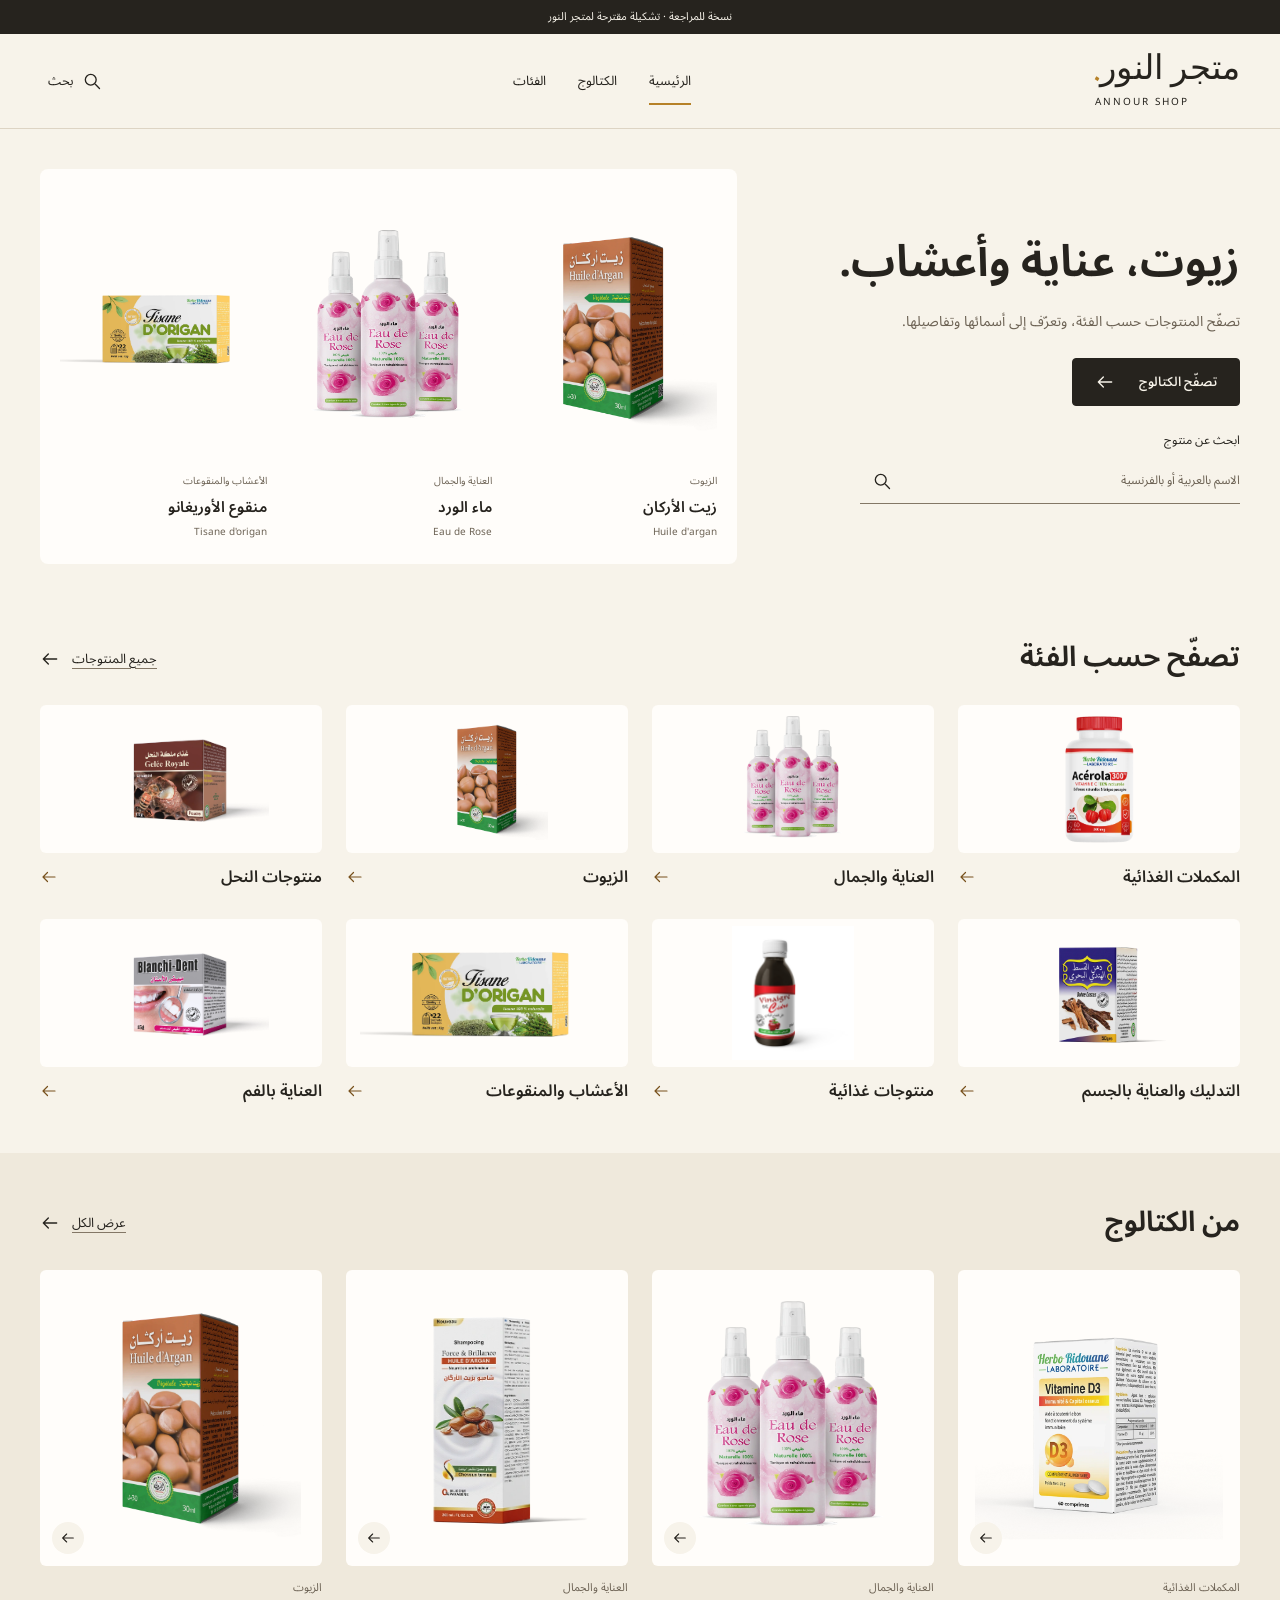
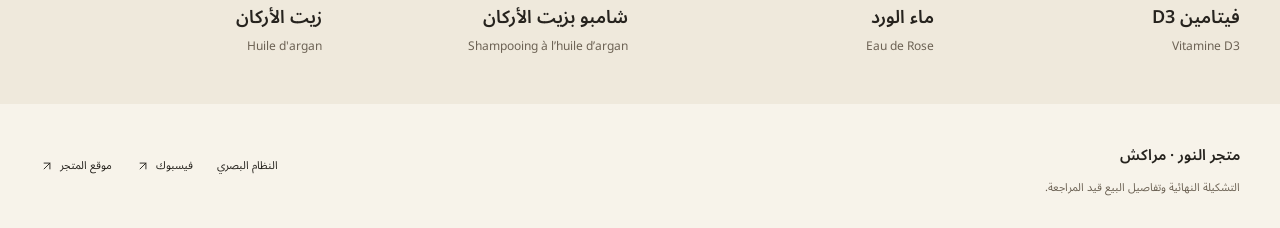
<file: index.html>
<!doctype html>
<html lang="ar" dir="rtl">
<head><meta name="robots" content="noindex,nofollow">
  <meta charset="utf-8"><meta name="viewport" content="width=device-width, initial-scale=1">
  <meta name="description" content="فئات ومنتوجات مقترحة لمتجر النور.">
  <title>متجر النور | الكتالوج</title>
  <link rel="stylesheet" href="styles.css?v=3">
  <script src="data.js?v=3" defer></script><script src="app.js?v=3" defer></script>
</head>
<body>
  <a href="#main" class="skip-link">انتقل إلى المحتوى</a>
  <div class="review-ribbon">نسخة للمراجعة · تشكيلة مقترحة لمتجر النور</div>
  <header class="site-header">
    <div class="header-inner container">
      <a class="wordmark" href="#home" aria-label="متجر النور، الرئيسية"><span>متجر النور<span class="brand-dot">.</span></span><small lang="en" dir="ltr">ANNOUR SHOP</small></a>
      <nav class="desktop-nav" aria-label="التنقل الرئيسي"><a href="#home" data-nav="home">الرئيسية</a><a href="#catalogue/all" data-nav="catalogue">الكتالوج</a><a href="#home/categories">الفئات</a></nav>
      <div class="header-actions"><button class="icon-button search-trigger" type="button" aria-label="ابحث في الكتالوج"><svg viewBox="0 0 24 24" aria-hidden="true"><circle cx="10.5" cy="10.5" r="6.5"/><path d="m16 16 5 5"/></svg><span>بحث</span></button><button class="icon-button menu-toggle" type="button" aria-expanded="false" aria-controls="mobile-nav" aria-label="افتح القائمة"><svg viewBox="0 0 24 24" aria-hidden="true"><path d="M3 7h18M3 12h18M3 17h18"/></svg></button></div>
    </div>
    <nav id="mobile-nav" class="mobile-nav container" aria-label="التنقل على الهاتف" hidden><a href="#home">الرئيسية</a><a href="#catalogue/all">الكتالوج</a><a href="#home/categories">الفئات</a></nav>
  </header>
  <main id="main" tabindex="-1"><div class="container startup"><p role="status">جارٍ تحميل الكتالوج…</p></div></main>
  <footer class="site-footer"><div class="container footer-top"><div><a class="footer-name" href="#home">متجر النور · مراكش</a><p>التشكيلة النهائية وتفاصيل البيع قيد المراجعة.</p></div><nav aria-label="روابط إضافية"><a href="design-system.html">النظام البصري</a><span id="reference-links"></span></nav></div></footer>
  <dialog id="product-dialog" aria-labelledby="dialog-title"><button type="button" class="dialog-close icon-button" aria-label="أغلق تفاصيل المنتوج"><svg viewBox="0 0 24 24" aria-hidden="true"><path d="m6 6 12 12M6 18 18 6"/></svg></button><div id="dialog-content"></div></dialog>
  <noscript><p class="container">يرجى تفعيل JavaScript لاستكشاف الفئات والمنتوجات في هذه المعاينة.</p></noscript>
</body>
</html>
</file>
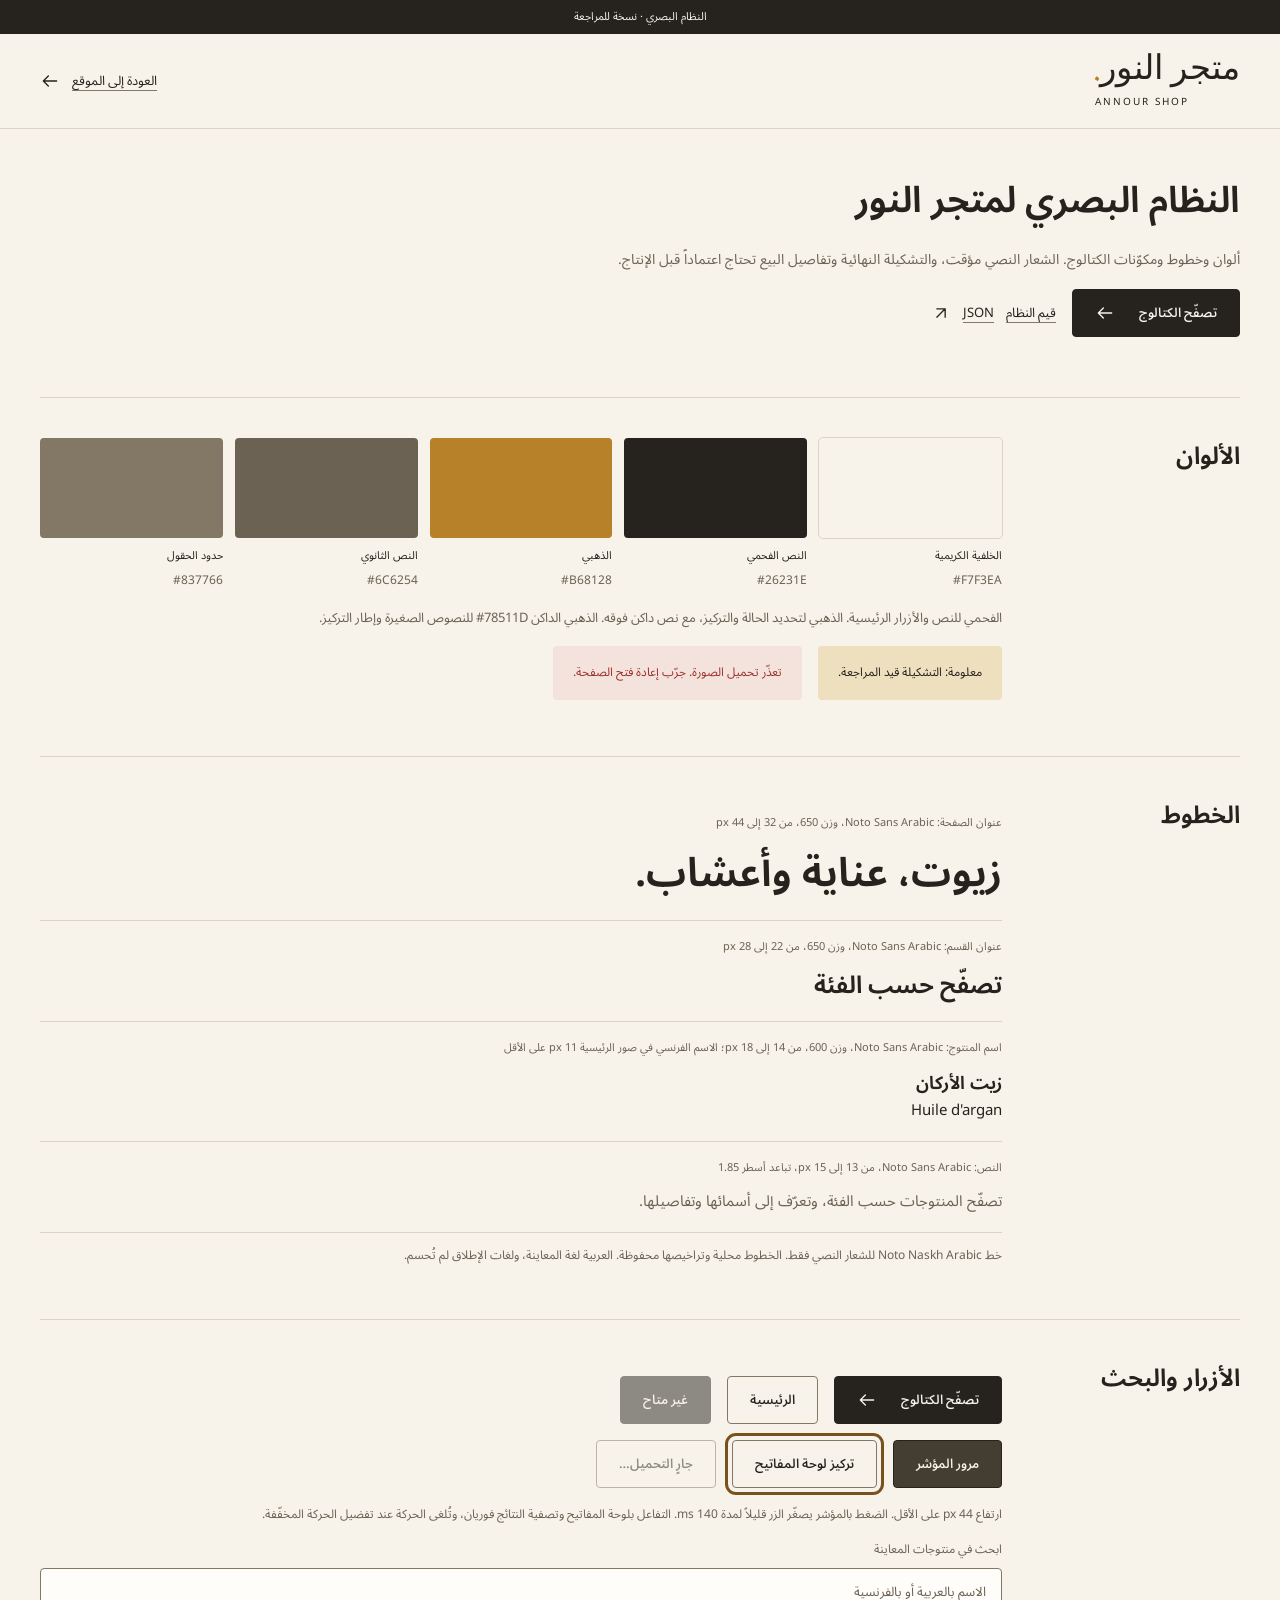
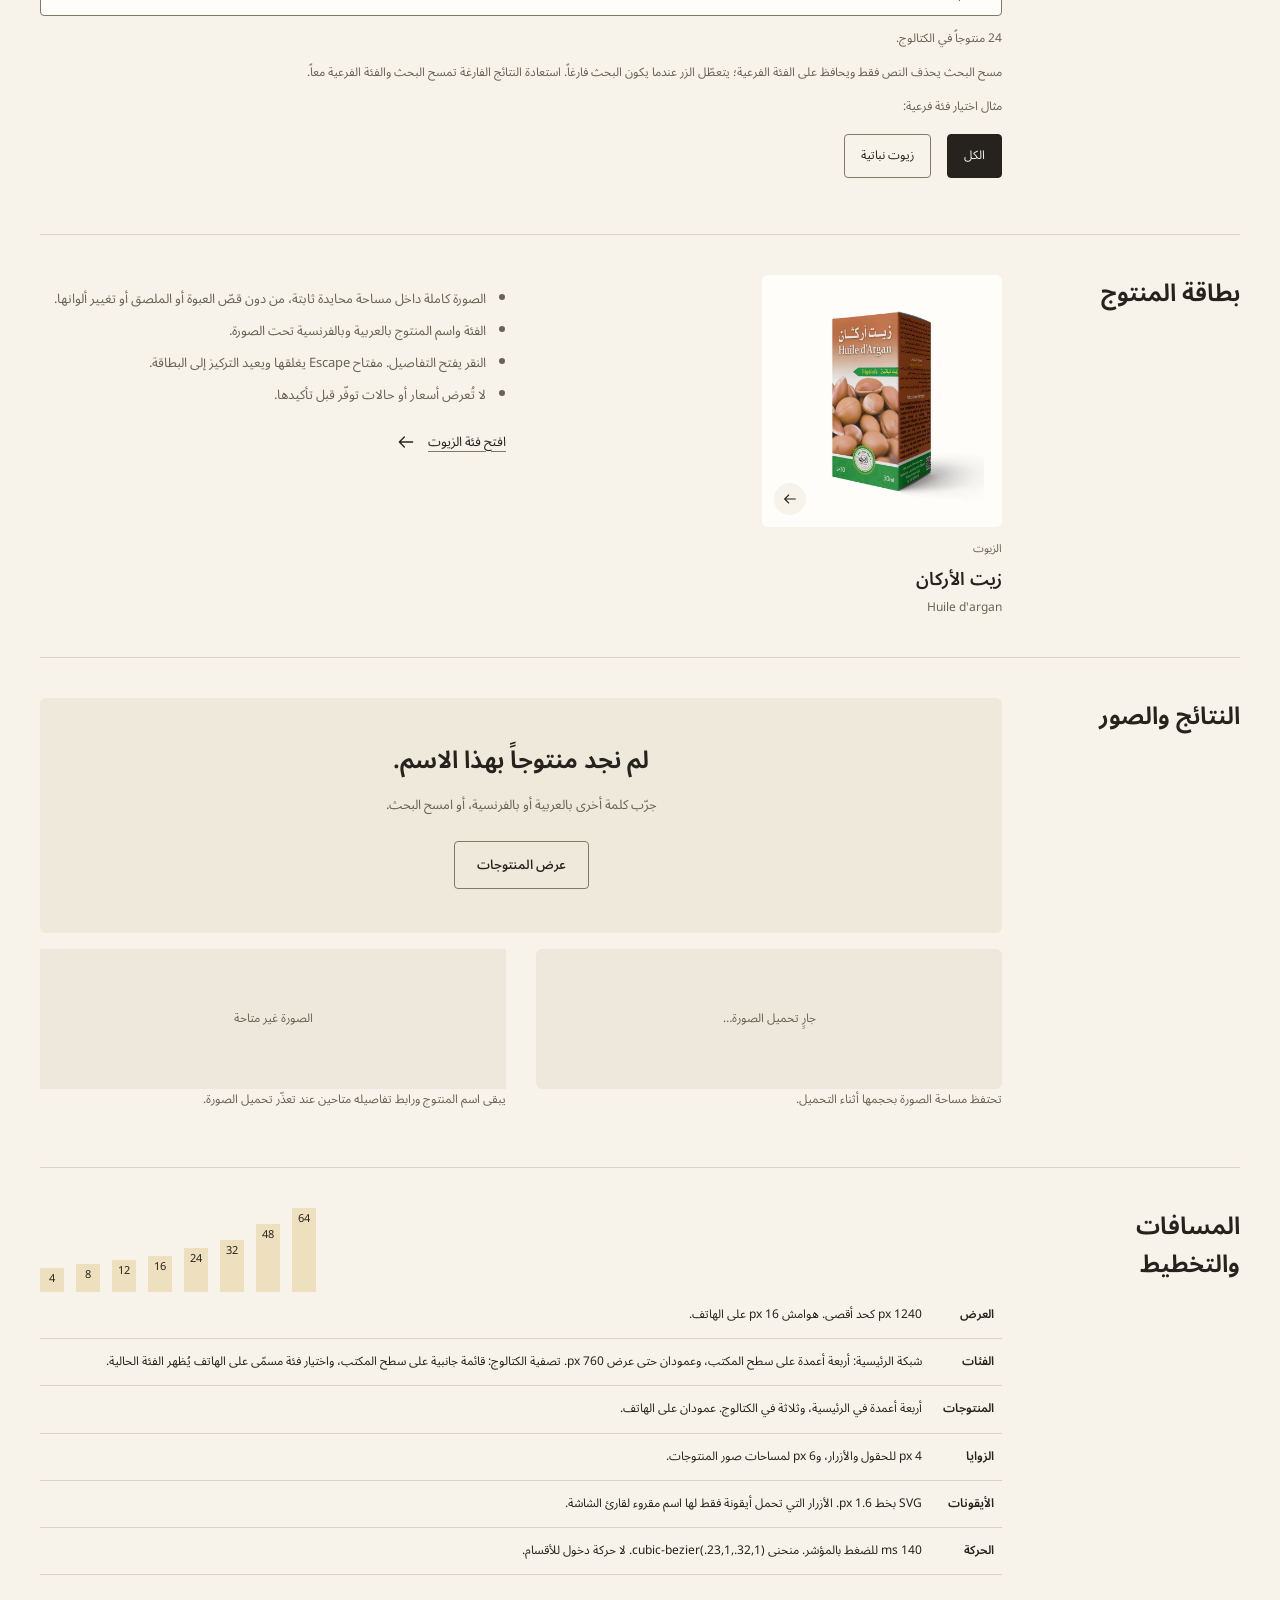
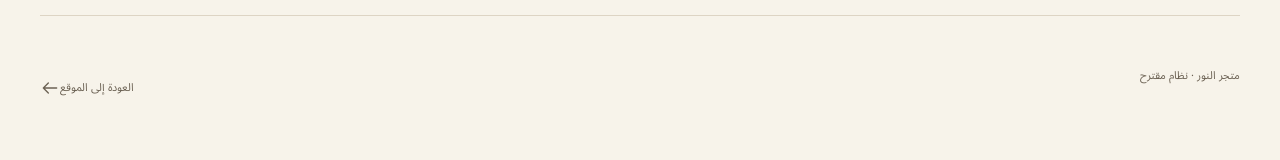
<file: design-system.html>
<!doctype html>
<html lang="ar" dir="rtl">
<head><meta name="robots" content="noindex,nofollow"><meta charset="utf-8"><meta name="viewport" content="width=device-width, initial-scale=1"><title>متجر النور | النظام البصري</title><link rel="stylesheet" href="styles.css?v=3"></head>
<body>
  <a class="skip-link" href="#main">انتقل إلى المحتوى</a>
  <div class="review-ribbon">النظام البصري · نسخة للمراجعة</div>
  <header class="site-header"><div class="header-inner container"><a class="wordmark" href="index.html#home"><span>متجر النور<span class="brand-dot">.</span></span><small lang="en" dir="ltr">ANNOUR SHOP</small></a><a class="text-link" href="index.html#home">العودة إلى الموقع <svg viewBox="0 0 24 24" aria-hidden="true"><path d="M20 12H4m6-6-6 6 6 6"/></svg></a></div></header>
  <main id="main" class="container" tabindex="-1">
    <section class="ds-hero"><h1>النظام البصري لمتجر النور</h1><p>ألوان وخطوط ومكوّنات الكتالوج. الشعار النصي مؤقت، والتشكيلة النهائية وتفاصيل البيع تحتاج اعتماداً قبل الإنتاج.</p><div class="specimen-row"><a class="button" href="index.html#catalogue/all">تصفّح الكتالوج <svg viewBox="0 0 24 24" aria-hidden="true"><path d="M20 12H4m6-6-6 6 6 6"/></svg></a><a class="text-link" href="design-tokens.json" target="_blank">قيم النظام <span lang="en">JSON</span> <svg viewBox="0 0 24 24" aria-hidden="true"><path d="M7 17 17 7M7 7h10v10"/></svg></a></div></section>
    <section class="ds-section" aria-labelledby="palette"><h2 id="palette">الألوان</h2><div><div class="swatches"><div class="swatch"><div class="swatch-block" style="background:#F7F3EA;outline:1px solid var(--border)"></div><span>الخلفية الكريمية</span><code>#F7F3EA</code></div><div class="swatch"><div class="swatch-block" style="background:#26231E"></div><span>النص الفحمي</span><code>#26231E</code></div><div class="swatch"><div class="swatch-block" style="background:#B68128"></div><span>الذهبي</span><code>#B68128</code></div><div class="swatch"><div class="swatch-block" style="background:#6C6254"></div><span>النص الثانوي</span><code>#6C6254</code></div><div class="swatch"><div class="swatch-block" style="background:#837766"></div><span>حدود الحقول</span><code>#837766</code></div></div><p>الفحمي للنص والأزرار الرئيسية. الذهبي لتحديد الحالة والتركيز، مع نص داكن فوقه. الذهبي الداكن <bdi>#78511D</bdi> للنصوص الصغيرة وإطار التركيز.</p><div class="specimen-row"><div class="status-note">معلومة: التشكيلة قيد المراجعة.</div><div class="status-note error-note">تعذّر تحميل الصورة. جرّب إعادة فتح الصفحة.</div></div></div></section>
    <section class="ds-section" aria-labelledby="typography"><h2 id="typography">الخطوط</h2><div><div class="type-specimen"><small>عنوان الصفحة: Noto Sans Arabic، وزن 650، من 32 إلى 44 px</small><div class="type-hero">زيوت، عناية وأعشاب.</div></div><div class="type-specimen"><small>عنوان القسم: Noto Sans Arabic، وزن 650، من 22 إلى 28 px</small><h2>تصفّح حسب الفئة</h2></div><div class="type-specimen"><small>اسم المنتوج: Noto Sans Arabic، وزن 600، من 14 إلى 18 px؛ الاسم الفرنسي في صور الرئيسية 11 px على الأقل</small><h3>زيت الأركان</h3><span class="latin" lang="fr">Huile d'argan</span></div><div class="type-specimen"><small>النص: Noto Sans Arabic، من 13 إلى 15 px، تباعد أسطر 1.85</small><p>تصفّح المنتوجات حسب الفئة، وتعرّف إلى أسمائها وتفاصيلها.</p></div><p class="ds-caption">خط Noto Naskh Arabic للشعار النصي فقط. الخطوط محلية وتراخيصها محفوظة. العربية لغة المعاينة، ولغات الإطلاق لم تُحسم.</p></div></section>
    <section class="ds-section" aria-labelledby="controls"><h2 id="controls">الأزرار والبحث</h2><div><div class="specimen-row"><a class="button" href="index.html#catalogue/all">تصفّح الكتالوج <svg viewBox="0 0 24 24" aria-hidden="true"><path d="M20 12H4m6-6-6 6 6 6"/></svg></a><a class="button secondary" href="index.html#home">الرئيسية</a><button class="button" type="button" disabled>غير متاح</button></div><div class="specimen-row" aria-label="أمثلة حالات الأزرار"><span class="button state-hover">مرور المؤشر</span><span class="button secondary state-focus">تركيز لوحة المفاتيح</span><button class="button secondary" type="button" disabled aria-busy="true">جارٍ التحميل…</button></div><p class="ds-caption">ارتفاع 44 px على الأقل. الضغط بالمؤشر يصغّر الزر قليلاً لمدة 140 ms. التفاعل بلوحة المفاتيح وتصفية النتائج فوريان، وتُلغى الحركة عند تفضيل الحركة المخفّفة.</p><div class="search-field"><label for="specimen-search">ابحث في منتوجات المعاينة</label><input id="specimen-search" type="search" placeholder="الاسم بالعربية أو بالفرنسية" autocomplete="off" aria-describedby="search-feedback"></div><p id="search-feedback" class="ds-caption" role="status" aria-live="polite">24 منتوجاً في الكتالوج.</p><div id="sample-results"></div><p class="ds-caption">مسح البحث يحذف النص فقط ويحافظ على الفئة الفرعية؛ يتعطّل الزر عندما يكون البحث فارغاً. استعادة النتائج الفارغة تمسح البحث والفئة الفرعية معاً.</p><p class="ds-caption">مثال اختيار فئة فرعية:</p><div class="specimen-row" id="sample-chips" role="group" aria-label="مثال الفلاتر"><button class="chip" type="button" aria-pressed="true">الكل</button><button class="chip" type="button" aria-pressed="false">زيوت نباتية</button></div></div></section>
    <section class="ds-section" aria-labelledby="components"><h2 id="components">بطاقة المنتوج</h2><div class="ds-grid-two"><article class="product-card ds-product"><a href="index.html#product/p379" aria-label="تفاصيل زيت الأركان"><div class="product-image"><img src="assets/products/379.webp" alt="زيت الأركان" loading="lazy"><span class="product-open"><svg viewBox="0 0 24 24" aria-hidden="true"><path d="M20 12H4m6-6-6 6 6 6"/></svg></span></div><div class="product-label">الزيوت</div><h3>زيت الأركان</h3><span class="latin" lang="fr">Huile d'argan</span></a></article><div><ul class="ds-rules"><li>الصورة كاملة داخل مساحة محايدة ثابتة، من دون قصّ العبوة أو الملصق أو تغيير ألوانها.</li><li>الفئة واسم المنتوج بالعربية وبالفرنسية تحت الصورة.</li><li>النقر يفتح التفاصيل. مفتاح Escape يغلقها ويعيد التركيز إلى البطاقة.</li><li>لا تُعرض أسعار أو حالات توفّر قبل تأكيدها.</li></ul><a class="text-link" href="index.html#category/oils">افتح فئة الزيوت <svg viewBox="0 0 24 24" aria-hidden="true"><path d="M20 12H4m6-6-6 6 6 6"/></svg></a></div></div></section>
    <section class="ds-section" aria-labelledby="states"><h2 id="states">النتائج والصور</h2><div><div class="empty-state"><h2>لم نجد منتوجاً بهذا الاسم.</h2><p>جرّب كلمة أخرى بالعربية أو بالفرنسية، أو امسح البحث.</p><a class="button secondary" href="index.html#catalogue/all">عرض المنتوجات</a></div><div class="ds-grid-two specimen-row"><div><div class="loading-sample" role="img" aria-label="مثال مساحة الصورة أثناء التحميل">جارٍ تحميل الصورة…</div><p class="ds-caption">تحتفظ مساحة الصورة بحجمها أثناء التحميل.</p></div><div><div class="image-missing" role="img" aria-label="مثال صورة غير متاحة"></div><p class="ds-caption">يبقى اسم المنتوج ورابط تفاصيله متاحين عند تعذّر تحميل الصورة.</p></div></div></div></section>
    <section class="ds-section" aria-labelledby="rhythm"><h2 id="rhythm">المسافات والتخطيط</h2><div><div class="spacing-scale" aria-label="سلم المسافات بالبكسل"><div style="height:24px">4</div><div style="height:28px">8</div><div style="height:32px">12</div><div style="height:36px">16</div><div style="height:44px">24</div><div style="height:52px">32</div><div style="height:68px">48</div><div style="height:84px">64</div></div><table class="token-table"><tbody><tr><th scope="row">العرض</th><td>1240 px كحد أقصى. هوامش 16 px على الهاتف.</td></tr><tr><th scope="row">الفئات</th><td>شبكة الرئيسية: أربعة أعمدة على سطح المكتب، وعمودان حتى عرض 760 px. تصفية الكتالوج: قائمة جانبية على سطح المكتب، واختيار فئة مسمّى على الهاتف يُظهر الفئة الحالية.</td></tr><tr><th scope="row">المنتوجات</th><td>أربعة أعمدة في الرئيسية، وثلاثة في الكتالوج. عمودان على الهاتف.</td></tr><tr><th scope="row">الزوايا</th><td>4 px للحقول والأزرار، و6 px لمساحات صور المنتوجات.</td></tr><tr><th scope="row">الأيقونات</th><td>SVG بخط 1.6 px. الأزرار التي تحمل أيقونة فقط لها اسم مقروء لقارئ الشاشة.</td></tr><tr><th scope="row">الحركة</th><td>140 ms للضغط بالمؤشر. منحنى cubic-bezier(.23,1,.32,1). لا حركة دخول للأقسام.</td></tr></tbody></table></div></section>
  </main><footer class="site-footer"><div class="container footer-bottom"><span>متجر النور · نظام مقترح</span><a href="index.html#home">العودة إلى الموقع <svg viewBox="0 0 24 24" aria-hidden="true"><path d="M20 12H4m6-6-6 6 6 6"/></svg></a></div></footer>
  <script src="data.js?v=3"></script>
  <script>
  document.querySelectorAll('#sample-chips button').forEach(button=>button.addEventListener('click',()=>document.querySelectorAll('#sample-chips button').forEach(item=>item.setAttribute('aria-pressed',String(item===button)))));
  document.querySelector('#specimen-search').addEventListener('input',event=>{
    const normalize=value=>value.toLowerCase().normalize('NFD').replace(/[\u0300-\u036f\u064B-\u065F\u0670]/g,'').replace(/[أإآٱ]/g,'ا').replace(/ى/g,'ي').replace(/ة/g,'ه').trim();
    const value=normalize(event.target.value);
    const results=(window.CATALOGUE?.products||[]).filter(product=>normalize(product.nameAr+' '+product.nameFr).includes(value));
    document.querySelector('#search-feedback').textContent=results.length+' منتوجاً في الكتالوج.';
    const host=document.querySelector('#sample-results');host.replaceChildren();
    if(value)results.slice(0,4).forEach(product=>{const link=document.createElement('a');link.className='text-link';link.href='index.html#product/'+encodeURIComponent(product.id);link.textContent=product.nameAr;link.style.marginInlineEnd='20px';host.append(link);});
    if(value&&!results.length)host.textContent='لم نجد منتوجاً بهذا الاسم. جرّب كلمة أخرى.';
  });
  document.addEventListener('keydown',()=>document.body.classList.add('keyboard-input'));
  document.addEventListener('pointerdown',()=>document.body.classList.remove('keyboard-input'));
  </script>
</body>
</html>
</file>
<file: styles.css>
@font-face{font-family:"Noto Naskh Arabic";src:url("assets/fonts/naskh-arabic.woff2") format("woff2");font-display:swap;font-weight:100 900}
@font-face{font-family:"Noto Sans Arabic";src:url("assets/fonts/sans-arabic.woff2") format("woff2");font-display:swap;font-weight:100 900}
@font-face{font-family:"Noto Naskh Arabic";src:url("assets/fonts/naskh-latin.woff2") format("woff2");font-display:swap;font-weight:400 700;unicode-range:U+0000-00FF,U+0131,U+0152-0153,U+02BB-02BC,U+02C6,U+02DA,U+02DC,U+0304,U+0308,U+0329,U+2000-206F,U+20AC,U+2122,U+2191,U+2193,U+2212,U+2215,U+FEFF,U+FFFD}
@font-face{font-family:"Noto Sans Arabic";src:url("assets/fonts/sans-latin.woff2") format("woff2");font-display:swap;font-weight:100 900;unicode-range:U+0000-00FF,U+0131,U+0152-0153,U+02BB-02BC,U+02C6,U+02DA,U+02DC,U+0304,U+0308,U+0329,U+2000-206F,U+20AC,U+2122,U+2191,U+2193,U+2212,U+2215,U+FEFF,U+FFFD}
:root{--paper:#F7F3EA;--surface:#FFFDFA;--ink:#26231E;--gold:#B68128;--gold-text:#78511D;--gold-soft:#EEE0BE;--muted:#6C6254;--border:#DDD4C4;--control-border:#837766;--danger:#9B332D;--success:#376347;--display:"Noto Naskh Arabic",Georgia,serif;--body:"Noto Sans Arabic",Tahoma,sans-serif;--radius:4px;--fast:140ms;--ease-out:cubic-bezier(.23,1,.32,1);--max:1240px}
*{box-sizing:border-box}html{scroll-padding-top:24px;scrollbar-color:var(--control-border) var(--paper)}body{margin:0;background:var(--paper);color:var(--ink);font-family:var(--body);font-size:15px;line-height:1.85}button,input,select{font:inherit}a{color:inherit;text-decoration:none}button,a,input,select{-webkit-tap-highlight-color:transparent}button{cursor:pointer;color:inherit}img{display:block;max-width:100%}h1,h2,h3,p,figure{margin:0}h1,h2,h3{font-family:var(--body);font-weight:650;line-height:1.6;text-wrap:balance}h1{font-size:44px}h2{font-size:28px}h3{font-size:18px}p{color:var(--muted)}svg{width:20px;height:20px;fill:none;stroke:currentColor;stroke-width:1.6;stroke-linecap:round;stroke-linejoin:round;flex-shrink:0}button:focus-visible,a:focus-visible,input:focus-visible,select:focus-visible{outline:3px solid var(--gold-text);outline-offset:4px}#main:focus{outline:none}button:disabled{cursor:not-allowed;opacity:.5}input{caret-color:var(--gold-text)}input::placeholder{color:var(--muted);opacity:1}::selection{background:var(--gold-soft);color:var(--ink)}[hidden]{display:none!important}.container{width:min(var(--max),calc(100% - 80px));margin-inline:auto}.skip-link{position:fixed;top:8px;right:16px;z-index:50;transform:translateY(-160%);padding:12px 24px;background:var(--ink);color:var(--paper)}.skip-link:focus{transform:translateY(0)}.review-ribbon{text-align:center;background:var(--ink);color:var(--paper);font-size:11px;padding:7px 20px}.site-header{border-bottom:1px solid var(--border)}.header-inner{display:flex;align-items:center;justify-content:space-between;gap:32px;min-height:94px}.wordmark{display:inline-flex;flex-direction:column;line-height:1.15;flex-shrink:0}.wordmark>span{font:500 34px/1.2 var(--display)}.brand-dot{color:var(--gold)}.wordmark small{font:10px/1.8 var(--body);letter-spacing:2px;padding-inline-start:2px}.desktop-nav{display:flex;gap:32px;font-size:13px}.desktop-nav a{display:flex;align-items:center;min-height:48px;padding:10px 0;position:relative}.desktop-nav a[aria-current]:after{content:"";position:absolute;inset-inline:0;bottom:0;height:2px;background:var(--gold)}.header-actions{display:flex;gap:8px}.icon-button{border:0;background:transparent;min-width:44px;min-height:44px;display:inline-flex;align-items:center;justify-content:center;gap:8px;padding:8px;border-radius:var(--radius)}.search-trigger{font-size:13px}.menu-toggle{display:none}.mobile-nav{padding-bottom:16px}.mobile-nav a{display:block;min-height:48px;padding:10px 8px;border-top:1px solid var(--border)}.latin{font-family:var(--body);direction:ltr}.button{display:inline-flex;align-items:center;justify-content:center;gap:24px;min-height:48px;padding:10px 22px;border:1px solid var(--ink);border-radius:var(--radius);background:var(--ink);color:var(--paper);font-size:13px;font-weight:550}.button.gold{background:var(--gold);border-color:var(--gold);color:var(--ink)}.button.secondary{background:transparent;color:var(--ink);border-color:var(--control-border)}.text-link{display:inline-flex;gap:12px;align-items:center;padding-block:8px;font-size:13px;min-height:44px;text-decoration:underline;text-decoration-color:var(--control-border);text-underline-offset:5px}.hero{display:grid;grid-template-columns:.85fr 1.3fr;gap:48px;align-items:center;padding-block:40px 44px}.hero-copy>p{max-width:400px;margin:14px 0 22px;font-size:14px;line-height:1.9}.hero-copy h1{max-width:440px;line-height:1.5}.home-search{max-width:380px;margin-top:24px}.home-search label{display:block;font-size:12px;margin-bottom:7px}.home-search-control{display:flex;border-bottom:1px solid var(--control-border)}.home-search input{width:100%;min-width:0;border:0;background:transparent;padding:9px 0;color:var(--ink);font-size:12px;min-height:44px}.home-search-control .icon-button{flex-shrink:0}.product-shelf{display:grid;grid-template-columns:repeat(3,minmax(0,1fr));gap:18px;align-self:stretch;align-items:center;background:var(--surface);padding:24px 20px;border-radius:8px}.product-shelf .product-image{background:transparent;aspect-ratio:1/1.3}.product-shelf .product-image img{width:100%;height:100%;max-height:245px}.product-shelf .product-card h3{font-size:15px;font-weight:600}.product-shelf .product-label{font-size:10px;margin-top:10px}.product-shelf .product-card .latin{font-size:10px}.product-shelf .product-open{display:none}.section{padding-block:48px}.category-section{padding-top:28px}.section-heading{display:flex;align-items:center;justify-content:space-between;gap:24px;margin-bottom:24px}.category-grid{display:grid;grid-template-columns:repeat(4,minmax(0,1fr));gap:28px 24px}.category-tile{min-width:0;display:block}.category-image{height:148px;background:var(--surface);overflow:hidden;border-radius:6px;display:flex;justify-content:center;align-items:center}.category-image img{width:90%;height:90%;object-fit:contain}.category-title{display:flex;align-items:flex-start;justify-content:space-between;gap:12px;margin-top:10px}.category-title h3{font-size:16px;line-height:1.75;font-weight:600;text-wrap:initial}.category-title svg{width:18px;height:18px;margin-top:5px;color:var(--gold-text)}.featured-section{background:#EFE9DC}.product-grid{display:grid;grid-template-columns:repeat(4,minmax(0,1fr));gap:30px 24px}.product-card{min-width:0}.product-card>a{display:block;height:100%;border-radius:4px}.product-image{position:relative;display:flex;align-items:center;justify-content:center;background:var(--surface);aspect-ratio:1/1.05;border-radius:6px;overflow:hidden}.product-image img{width:88%;height:88%;object-fit:contain}.product-open{position:absolute;bottom:12px;left:12px;display:grid;place-items:center;width:32px;height:32px;background:var(--paper);border-radius:50%}.product-open svg{width:16px;height:16px}.product-label{font-size:11px;color:var(--muted);margin:12px 0 4px}.product-card h3{font-size:18px;line-height:1.7;font-weight:600}.product-card .latin{font-size:12px;color:var(--muted);line-height:1.6;margin-top:4px;display:block;text-align:right}.site-footer{padding-block:30px}.footer-top{display:flex;align-items:center;justify-content:space-between;gap:30px}.footer-name{display:inline-flex;align-items:center;min-height:44px;font-size:15px;font-weight:600}.footer-top p{font-size:11px}.footer-top nav,.footer-top #reference-links{display:flex;align-items:center;flex-wrap:wrap;gap:24px}.footer-top nav a{display:inline-flex;gap:6px;min-height:44px;align-items:center;font-size:11px}.footer-top nav svg{width:14px;height:14px}.footer-bottom{padding-block:20px;display:flex;justify-content:space-between;gap:24px;font-size:11px;color:var(--muted)}.footer-bottom a{min-height:44px;display:inline-flex;align-items:center}.breadcrumb{font-size:12px;color:var(--muted);display:flex;gap:10px;flex-wrap:wrap;padding-top:20px}.breadcrumb a,.breadcrumb span{min-height:44px;display:flex;align-items:center}.catalogue-heading{display:grid;grid-template-columns:1fr auto;gap:32px;align-items:center;padding-block:12px 32px}.catalogue-heading h1{font-size:36px}.catalogue-heading .latin{color:var(--muted);font-size:16px;margin-top:4px}.catalogue-heading .latin:empty{display:none}.catalogue-heading p{font-size:13px;max-width:600px;margin-top:12px}.catalogue-count{font:600 28px/1.4 var(--body);color:var(--ink);text-align:center;font-variant-numeric:tabular-nums}.catalogue-count small{display:block;font:11px/2 var(--body);color:var(--muted);margin-top:4px}.catalogue-layout{display:grid;grid-template-columns:205px minmax(0,1fr);gap:40px;padding-bottom:56px}.mobile-category-field{display:none}.category-sidebar{padding-top:8px}.sidebar-label{font-size:12px;margin-bottom:12px;color:var(--muted)}.category-sidebar a{display:flex;justify-content:space-between;align-items:center;gap:8px;min-height:48px;font-size:12px;padding:9px 10px;border-radius:4px;margin-bottom:4px}.category-sidebar a[aria-current]{background:var(--gold-soft);font-weight:600}.category-sidebar small{font-size:11px;color:var(--muted);font-variant-numeric:tabular-nums}.catalogue-toolbar{display:flex;align-items:end;gap:12px;padding-bottom:20px;border-bottom:1px solid var(--border)}.search-field{flex:1;position:relative}.search-field label{display:block;font-size:12px;margin-bottom:7px;color:var(--muted)}.search-field input{width:100%;min-height:48px;border:1px solid var(--control-border);background:var(--surface);border-radius:4px;padding:10px 15px 10px 44px;font-size:13px;color:var(--ink)}.search-field svg{position:absolute;left:14px;bottom:14px;width:20px;height:20px}.results-line{display:flex;align-items:center;justify-content:space-between;gap:18px;margin:18px 0;font-size:11px;color:var(--muted);font-variant-numeric:tabular-nums}.filter-chips{display:flex;gap:8px;flex-wrap:wrap;margin:20px 0 24px}.chip{border:1px solid var(--control-border);background:transparent;border-radius:4px;min-height:44px;padding:7px 16px;font-size:12px}.chip[aria-pressed=true]{background:var(--ink);color:var(--paper);border-color:var(--ink)}.catalogue-products{grid-template-columns:repeat(3,minmax(0,1fr))}.empty-state{text-align:center;padding:44px 24px;background:#EFE9DC;border-radius:6px}.empty-state h2{font-size:23px}.empty-state p{margin:12px auto 24px;font-size:13px;max-width:400px}.image-missing{display:flex;align-items:center;justify-content:center;text-align:center;color:var(--muted);font-size:12px;padding:24px;min-height:140px;background:#EEE8DC}.image-missing:before{content:"الصورة غير متاحة"}.image-missing .product-open{display:none}[data-image-state=loading]{background-color:#EEE8DC}dialog{border:0;border-radius:8px;padding:0;max-width:860px;width:calc(100% - 40px);max-height:88vh;overflow:auto;background:var(--paper);color:var(--ink);box-shadow:0 24px 80px rgb(38 35 30 / .18)}dialog::backdrop{background:rgb(38 35 30 / .55)}.dialog-close{position:absolute;top:12px;left:12px;z-index:2;background:var(--paper);border-radius:50%}.dialog-grid{display:grid;grid-template-columns:1fr 1fr}.dialog-image{background:var(--surface);display:flex;align-items:center;justify-content:center;min-height:440px;padding:32px}.dialog-image img{width:100%;max-height:400px;object-fit:contain}.dialog-copy{padding:64px 32px 36px;align-self:center}.dialog-category-name{font-size:12px;margin-bottom:12px}.dialog-copy h2{font-size:28px}.dialog-copy .latin{display:block;color:var(--muted);font-size:14px;line-height:1.6;margin:12px 0 24px;text-align:right}.dialog-copy p{font-size:13px}.detail-rule{margin:24px 0;padding-top:16px;border-top:1px solid var(--border);font-size:12px;display:flex;gap:12px;justify-content:space-between}.startup{min-height:60vh;display:grid;place-items:center}.ds-hero{padding-block:44px;border-bottom:1px solid var(--border)}.ds-hero h1{font-size:36px}.ds-hero>p{max-width:650px;margin-top:16px;font-size:14px}.ds-section{padding-block:40px;border-bottom:1px solid var(--border);display:grid;grid-template-columns:190px minmax(0,1fr);gap:48px}.ds-section h2{font-size:24px}.ds-section>div>p{font-size:13px;margin:12px 0}.swatches{display:grid;grid-template-columns:repeat(5,minmax(0,1fr));gap:12px}.swatch-block{height:100px;border-radius:4px}.swatch span{display:block;font-size:11px;margin-top:8px}.swatch code{font:12px/1.8 var(--body);color:var(--muted);direction:ltr;unicode-bidi:isolate;display:inline-block}.specimen-row{display:flex;gap:16px;flex-wrap:wrap;align-items:center;margin:16px 0}.type-specimen{border-bottom:1px solid var(--border);padding:16px 0}.type-specimen small{font-size:11px;color:var(--muted);display:block;margin-bottom:10px}.type-hero{font-size:40px;font-weight:650;line-height:1.5}.token-table{width:100%;border-collapse:collapse;font-size:12px;text-align:right}.token-table td,.token-table th{border-bottom:1px solid var(--border);padding:12px 8px;vertical-align:top}.token-table th{font-weight:600}.ds-product{max-width:240px}.status-note{background:var(--gold-soft);padding:16px 20px;font-size:12px;border-radius:4px}.error-note{color:var(--danger);background:#F4E3DC}.spacing-scale{display:flex;gap:12px;align-items:end;direction:ltr;flex-wrap:wrap}.spacing-scale div{background:var(--gold-soft);min-width:24px;text-align:center;font:11px/2 var(--body)}.ds-grid-two{display:grid;grid-template-columns:1fr 1fr;gap:30px}.ds-caption{font-size:12px!important}.loading-sample{height:140px;display:grid;place-items:center;background:#EEE8DC;color:var(--muted);font-size:12px;border-radius:6px}.state-focus{outline:3px solid var(--gold-text);outline-offset:4px}.state-hover{background:#443D32}.ds-rules{margin:12px 0;padding-inline-start:20px;font-size:13px;color:var(--muted)}.ds-rules li+li{margin-top:8px}
@media(hover:hover) and (pointer:fine){.button,.icon-button,.chip,.product-card>a,.category-tile{transition:transform var(--fast) var(--ease-out)}.button:hover{background:#443D32}.button.gold:hover{background:#CA9845}.button.secondary:hover,.chip:not([aria-pressed=true]):hover,.icon-button:hover{background:var(--gold-soft)}.button:active:not(:disabled),.icon-button:active:not(:disabled),.chip:active:not(:disabled){transform:scale(.97)}.product-card>a:active,.category-tile:active{transform:scale(.985)}.product-card>a:hover h3,.category-tile:hover h3{text-decoration:underline;text-decoration-color:var(--gold-text);text-underline-offset:5px}.text-link:hover,.footer-top a:hover,.desktop-nav a:hover{color:var(--gold-text)}}
body.keyboard-input *{transition:none!important}body.keyboard-input .button:active,body.keyboard-input .icon-button:active,body.keyboard-input .chip:active,body.keyboard-input .product-card>a:active,body.keyboard-input .category-tile:active{transform:none}
@media(max-width:1000px){.container{width:calc(100% - 48px)}.hero{gap:28px;grid-template-columns:.85fr 1.15fr}.hero h1{font-size:38px}.product-shelf{gap:12px;padding:20px 14px}.product-shelf .product-card h3{font-size:13px}.product-shelf .product-image{aspect-ratio:1/1.5}.category-grid{gap:24px 18px}.category-title h3{font-size:14px}.category-image{height:128px}.catalogue-layout{grid-template-columns:180px minmax(0,1fr);gap:24px}.catalogue-products{grid-template-columns:repeat(2,minmax(0,1fr))}.ds-section{grid-template-columns:160px minmax(0,1fr);gap:28px}.product-grid{gap:26px 18px}}
@media(max-width:760px){.desktop-nav{display:none}.menu-toggle{display:flex}.header-inner{min-height:84px}.hero{grid-template-columns:1fr;gap:28px;padding-block:28px 32px}.hero-copy{max-width:520px}.hero-copy h1{font-size:36px;max-width:none}.hero-copy>p{max-width:500px}.home-search{max-width:100%;margin-top:20px}.product-shelf{padding:16px;gap:18px}.product-shelf .product-image{aspect-ratio:1/1;max-height:190px}.product-shelf .product-card h3{font-size:15px}.category-grid{grid-template-columns:repeat(2,minmax(0,1fr))}.category-image{height:154px}.category-title h3{font-size:16px}.product-grid{grid-template-columns:repeat(2,minmax(0,1fr))}.footer-top{align-items:flex-start;flex-direction:column;gap:16px}.ds-section{grid-template-columns:1fr;gap:20px}.catalogue-layout{display:flex;flex-direction:column;gap:24px}.category-sidebar{display:none}.mobile-category-field{display:block}.mobile-category-field label{display:block;font-size:12px;color:var(--muted);margin-bottom:7px}.mobile-category-field select{width:100%;min-height:48px;padding:10px 12px;border:1px solid var(--control-border);border-radius:var(--radius);background:var(--surface);color:var(--ink);font-size:13px}.catalogue-heading h1{font-size:30px}.swatch-block{height:90px}}
@media(max-width:480px){.container{width:calc(100% - 32px)}.review-ribbon{font-size:9px;padding:7px 12px}.header-inner{min-height:76px;gap:16px}.wordmark>span{font-size:29px}.wordmark small{font-size:8px}.header-actions{gap:2px}.search-trigger span{display:none}.hero{padding-top:24px;gap:24px}.hero-copy h1{font-size:32px;line-height:1.6}.hero-copy>p{font-size:13px;margin:10px 0 18px;line-height:1.9}.hero-copy .button{min-height:46px}.home-search{margin-top:18px}.home-search label{font-size:11px;margin-bottom:3px}.home-search input{font-size:11px}.product-shelf{padding:14px 10px;gap:9px}.product-shelf .product-image{aspect-ratio:1/1.25;max-height:150px}.product-shelf .product-label{display:none}.product-shelf .product-card h3{font-size:14px;margin-top:10px;line-height:1.7}.product-shelf .product-card .latin{font-size:11px;line-height:1.5;margin-top:4px}.section{padding-block:32px}.category-section{padding-top:12px}.section-heading{gap:12px;margin-bottom:18px}.section-heading h2{font-size:22px}.section-heading .text-link{font-size:11px;white-space:nowrap;gap:6px}.section-heading svg{width:16px;height:16px}.category-grid{gap:24px 14px}.category-image{height:136px}.category-title{gap:8px;margin-top:8px}.category-title h3{font-size:14px}.category-title svg{width:16px;height:16px;margin-top:4px}.product-grid{gap:24px 14px}.product-card h3{font-size:15px}.product-card .latin{font-size:11px}.product-label{font-size:10px}.product-image{aspect-ratio:1/1.15}.product-open{bottom:8px;left:8px;width:28px;height:28px}.site-footer{padding-block:24px}.footer-top nav,.footer-top #reference-links{gap:18px}.breadcrumb{padding-top:12px;font-size:11px}.catalogue-heading{gap:20px;padding-top:8px;padding-bottom:20px}.catalogue-heading h1{font-size:28px}.catalogue-heading p{font-size:12px}.catalogue-heading .latin{font-size:13px}.catalogue-count{font-size:24px}.catalogue-count small{font-size:9px}.catalogue-toolbar{gap:8px}.catalogue-toolbar>.button{padding-inline:12px;font-size:11px;white-space:nowrap}.search-field label{font-size:11px}.search-field input{font-size:11px;padding-right:11px}.filter-chips{gap:7px;margin-top:15px;margin-bottom:18px}.chip{padding-inline:12px;font-size:11px}.results-line{font-size:10px;margin-block:14px}.empty-state{padding:32px 18px}.empty-state h2{font-size:21px}.empty-state p{font-size:12px}.dialog-grid{grid-template-columns:1fr}.dialog-image{min-height:0;height:265px;padding:26px}.dialog-image img{height:100%}.dialog-copy{padding:24px}.dialog-copy h2{font-size:24px}.dialog-copy .latin{font-size:13px;margin:12px 0 18px}.dialog-copy p{font-size:12px}.detail-rule{margin:18px 0}.ds-hero{padding-block:32px}.ds-hero h1{font-size:29px}.ds-hero>p{font-size:13px}.ds-section{padding-block:28px}.ds-section h2{font-size:23px}.swatches{grid-template-columns:repeat(3,minmax(0,1fr))}.swatch-block{height:80px}.ds-grid-two{grid-template-columns:1fr}.token-table{font-size:11px}.token-table td,.token-table th{padding:10px 4px}.specimen-row{gap:12px}.specimen-row .button{font-size:12px;padding-inline:16px}.type-hero{font-size:32px}.footer-bottom{flex-wrap:wrap}}
@media(prefers-reduced-motion:reduce){*,*:before,*:after{transition:none!important;animation:none!important;scroll-behavior:auto!important}}
</file>
